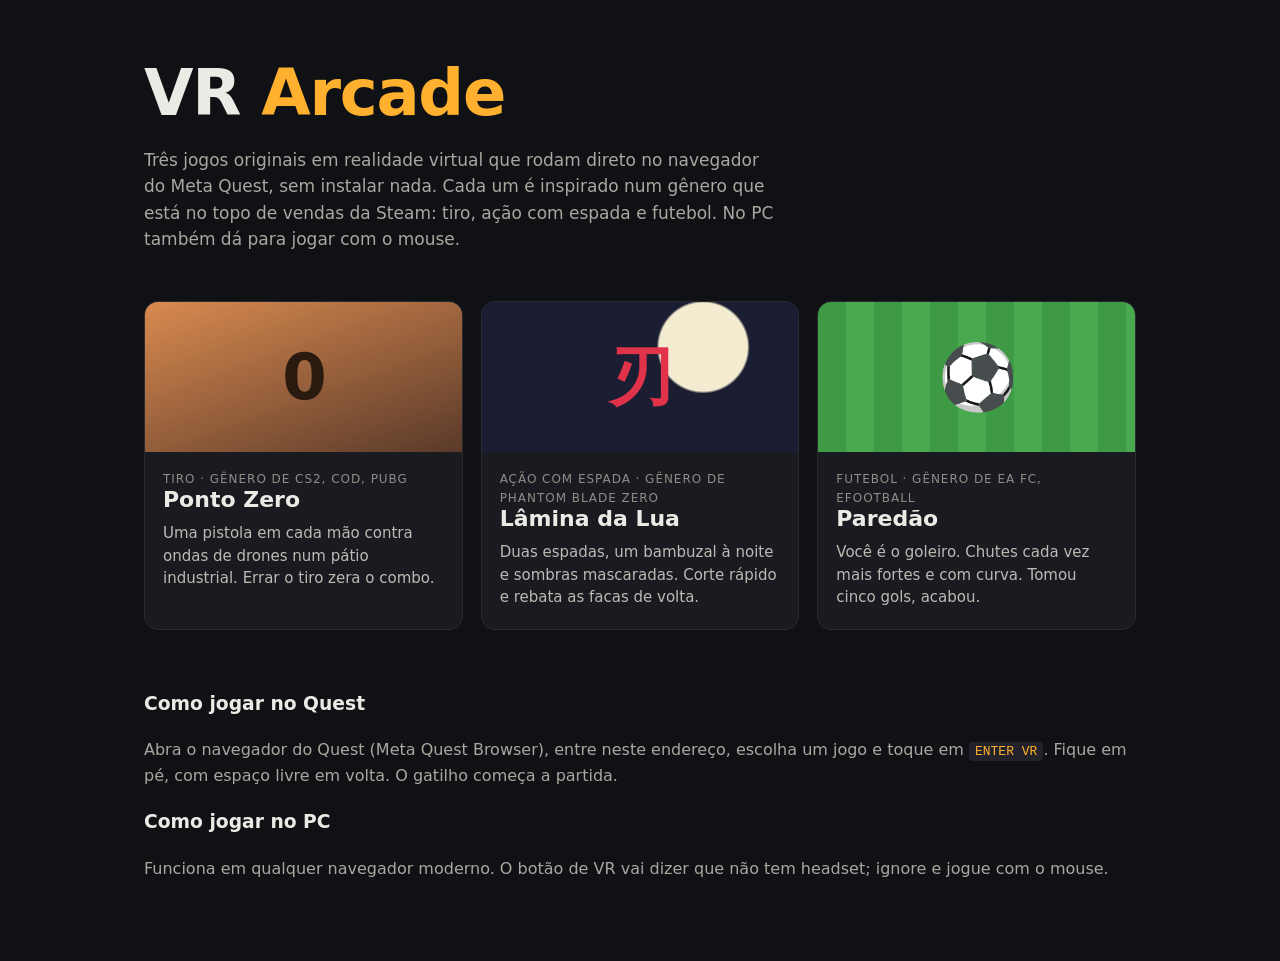
<file: index.html>
<!doctype html>
<html lang="pt-BR">
<head>
<meta charset="utf-8">
<meta name="viewport" content="width=device-width, initial-scale=1">
<title>VR Arcade · jogos WebXR para Meta Quest</title>
<link rel="stylesheet" href="css/style.css">
</head>
<body class="hub">
<header>
  <h1>VR <span>Arcade</span></h1>
  <p>Três jogos originais em realidade virtual que rodam direto no navegador do Meta Quest, sem instalar nada.
     Cada um é inspirado num gênero que está no topo de vendas da Steam: tiro, ação com espada e futebol.
     No PC também dá para jogar com o mouse.</p>
</header>

<main class="cards">
  <a class="card tiro" href="games/tiro.html">
    <div class="art">0</div>
    <div class="body">
      <span class="tag">Tiro · gênero de CS2, CoD, PUBG</span>
      <h2>Ponto Zero</h2>
      <p>Uma pistola em cada mão contra ondas de drones num pátio industrial. Errar o tiro zera o combo.</p>
    </div>
  </a>
  <a class="card lamina" href="games/lamina.html">
    <div class="art">刃</div>
    <div class="body">
      <span class="tag">Ação com espada · gênero de Phantom Blade Zero</span>
      <h2>Lâmina da Lua</h2>
      <p>Duas espadas, um bambuzal à noite e sombras mascaradas. Corte rápido e rebata as facas de volta.</p>
    </div>
  </a>
  <a class="card gol" href="games/paredao.html">
    <div class="art">⚽</div>
    <div class="body">
      <span class="tag">Futebol · gênero de EA FC, eFootball</span>
      <h2>Paredão</h2>
      <p>Você é o goleiro. Chutes cada vez mais fortes e com curva. Tomou cinco gols, acabou.</p>
    </div>
  </a>
</main>

<section class="howto">
  <h3>Como jogar no Quest</h3>
  <p>Abra o navegador do Quest (Meta Quest Browser), entre neste endereço, escolha um jogo e toque em <code>ENTER VR</code>.
     Fique em pé, com espaço livre em volta. O gatilho começa a partida.</p>
  <h3>Como jogar no PC</h3>
  <p>Funciona em qualquer navegador moderno. O botão de VR vai dizer que não tem headset; ignore e jogue com o mouse.</p>
</section>
</body>
</html>
</file>
<file: css/style.css>
* { box-sizing: border-box; }
html, body { margin: 0; height: 100%; }
body { font-family: system-ui, -apple-system, "Segoe UI", sans-serif; }

/* ---------- Telas de jogo ---------- */
body.game { overflow: hidden; background: #000; color: #fff; }
body.game canvas { display: block; }
body.game.mira canvas { cursor: crosshair; }
.hud {
  position: fixed; top: 16px; left: 16px; max-width: 380px;
  padding: 14px 16px; border-radius: 10px;
  background: rgba(0, 0, 0, 0.55); backdrop-filter: blur(4px);
  font-size: 14px; line-height: 1.45; pointer-events: none;
}
.hud a { pointer-events: auto; color: #fff; opacity: 0.8; text-decoration: none; font-size: 13px; }
.hud a:hover { opacity: 1; }
.hud h1 { margin: 6px 0 6px; font-size: 22px; letter-spacing: 0.02em; }
.hud p { margin: 0; opacity: 0.9; }
body.in-vr .hud { display: none; }

/* ---------- Página inicial ---------- */
body.hub {
  background: #101114; color: #eceae4; min-height: 100%;
  font-family: "Trebuchet MS", system-ui, sans-serif;
}
.hub header { max-width: 1040px; margin: 0 auto; padding: 56px 24px 24px; }
.hub header h1 { margin: 0; font-size: clamp(36px, 6vw, 64px); letter-spacing: -0.02em; }
.hub header h1 span { color: #ffb02e; }
.hub header p { max-width: 640px; color: #a9a7a0; font-size: 17px; line-height: 1.55; }
.cards {
  max-width: 1040px; margin: 0 auto; padding: 8px 24px 40px;
  display: grid; grid-template-columns: repeat(auto-fit, minmax(290px, 1fr)); gap: 18px;
}
.card {
  display: flex; flex-direction: column; text-decoration: none; color: inherit;
  border-radius: 14px; overflow: hidden; background: #1a1b20; border: 1px solid #2a2b31;
  transition: transform .15s, border-color .15s;
}
.card:hover { transform: translateY(-3px); border-color: #555; }
.card .art { height: 150px; display: grid; place-items: center; font-size: 64px; font-weight: 900; letter-spacing: -0.04em; }
.card.tiro .art { background: linear-gradient(160deg, #d98a4f, #5a3a2a); color: #2a1a10; }
.card.lamina .art { background: radial-gradient(circle at 70% 30%, #f4ecd0 0 18%, #1b1e33 19% 100%); color: #e0334a; }
.card.gol .art { background: repeating-linear-gradient(90deg, #3f9a45 0 28px, #49a94f 28px 56px); color: #fff; }
.card .body { padding: 16px 18px 20px; }
.card h2 { margin: 0 0 4px; font-size: 22px; }
.card .tag { font-size: 12px; text-transform: uppercase; letter-spacing: 0.08em; color: #8f8d86; }
.card p { margin: 10px 0 0; color: #bcbab3; line-height: 1.5; font-size: 15px; }
.howto { max-width: 1040px; margin: 0 auto; padding: 0 24px 64px; color: #a9a7a0; line-height: 1.6; }
.howto h3 { color: #eceae4; }
.howto code { background: #22232a; padding: 2px 6px; border-radius: 4px; color: #ffb02e; }
</file>
